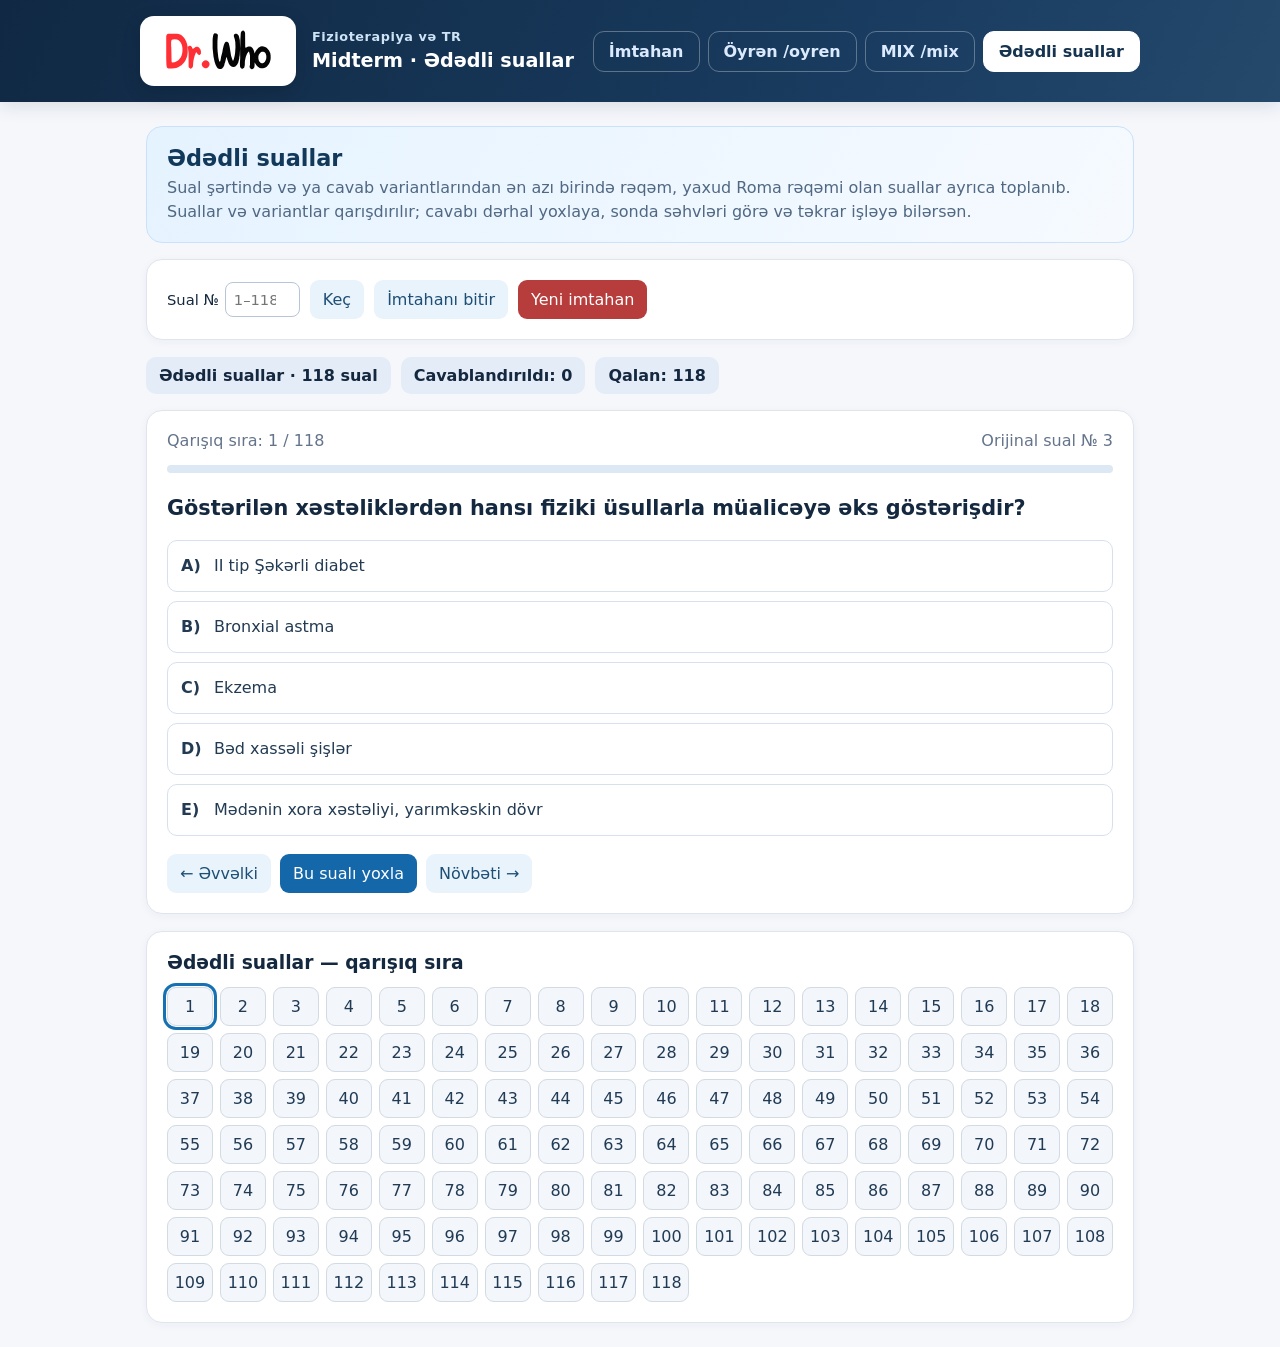
<file: ededli-suallar/index.html>
<!doctype html>
<html lang="az">
<head>
<meta charset="utf-8">
<meta name="viewport" content="width=device-width,initial-scale=1">
<title>Fizioterapiya və TR — Ədədli suallar</title>
<link rel="stylesheet" href="../src/style.css">
<style>
.mix-intro{background:linear-gradient(120deg,#e5f3ff,#f6faff);border:1px solid #c9e1fa;border-radius:16px;padding:18px 20px;margin-bottom:16px}
.mix-intro h1{margin:0 0 5px;font-size:1.4rem;color:#12395a}.mix-intro p{margin:0;color:#506883;line-height:1.5}
.mix-stat{display:flex;gap:10px;flex-wrap:wrap;margin:0 0 16px}.mix-stat span{padding:9px 13px;border-radius:10px;background:#e4ecf7;font-weight:600}
.mix-card .option{width:100%;text-align:left;background:#fff;color:#223b53;font-weight:400;font-size:1rem}
.mix-card .option:hover:not(:disabled){border-color:#4c96d6;background:#f0f7ff}
.mix-card .option.selected{border-color:#2278bc;background:#e6f0ff}
.mix-card .option.good{border-color:#56af70;background:#d7f5df;color:#12582b}
.mix-card .option.bad{border-color:#db7777;background:#fee2e2;color:#8b2222}
.mix-card .option:disabled{opacity:1;cursor:default}
.mix-card .option b{min-width:23px;display:inline-block}
.mix-card .question-meta{display:flex;justify-content:space-between;gap:10px;flex-wrap:wrap;color:#64748b}
.mix-progress{height:8px;background:#dce8f4;border-radius:999px;margin:15px 0 20px;overflow:hidden}
.mix-progress i{display:block;height:100%;background:#1976b9;transition:width .2s}
.mix-controls{display:flex;flex-wrap:wrap;gap:9px;margin-top:18px}
.mix-note{margin:10px 0 0;color:#53687e}
.mix-results{background:white;border-radius:16px;padding:20px;border:1px solid #e0e5ec;margin-bottom:16px}
.mix-results h2{margin-top:0}.mix-result-list{display:grid;gap:9px;margin-top:15px}
.mix-result-item{width:100%;display:block;text-align:left;padding:12px 14px;border-radius:10px;background:#fff6f4;color:#642e2a;border:1px solid #f0c5bf;line-height:1.45}
.mix-result-item strong{display:block;margin-bottom:3px}
.mix-result-item em{font-style:normal;color:#446b4a}
.mix-result-item:hover{background:#ffebe7}
.mix-result-item.correct-item{background:#effaf1;border-color:#b3dfbe;color:#235831}
.mix-result-item.unanswered{background:#f5f6fa;border-color:#d4d8e0;color:#48546a}
.mix-result-toolbar{display:flex;flex-wrap:wrap;gap:8px}
.mix-hidden{display:none!important}
.mix-grid button.wrong{background:#fee2e2;color:#8b2222;border-color:#e58383}
.mix-grid button.correct{background:#d7f5df;color:#12582b;border-color:#5fb879}
.mix-grid button.answered{background:#e6f0ff;color:#224d7b}
.mix-grid button.current{outline:3px solid #1671b2}
@media(max-width:640px){.mix-card .option{padding:12px}.mix-intro{padding:14px}.mix-result-item{padding:12px}}
</style>
</head>
<body>
<header class="site-header"><div class="header-inner">
<a class="brand" href="../" aria-label="Dr.Who — ana səhifə"><span class="logo-frame"><img class="brand-logo" src="../src/dr-who-logo.svg" alt="Dr.Who loqosu"></span><span class="brand-copy"><span class="brand-eyebrow">Fizioterapiya və TR</span><span class="brand-name">Midterm · Ədədli suallar</span></span></a>
<nav><a href="../">İmtahan</a><a href="../oyren/">Öyrən /oyren</a><a href="../mix/">MIX /mix</a><a class="active" href="./">Ədədli suallar</a></nav>
</div></header>
<main class="wrap">
<section class="mix-intro"><h1>Ədədli suallar</h1><p>Sual şərtində və ya cavab variantlarından ən azı birində rəqəm, yaxud Roma rəqəmi olan suallar ayrıca toplanıb. Suallar və variantlar qarışdırılır; cavabı dərhal yoxlaya, sonda səhvləri görə və təkrar işləyə bilərsən.</p></section>
<section class="toolbar">
<label>Sual № <input type="number" id="jump" min="1" placeholder="Məs. 230"></label>
<button id="go" class="secondary">Keç</button>
<button id="finish" class="secondary">İmtahanı bitir</button>
<button id="newExam" class="danger">Yeni imtahan</button>
</section>
<div id="stats" class="mix-stat" aria-live="polite"></div>
<section id="card" class="card mix-card"></section>
<section id="results" class="mix-results mix-hidden"></section>
<section class="number-panel"><h3>Ədədli suallar — qarışıq sıra</h3><div id="numbers" class="grid mix-grid"></div></section>
</main>
<script src="../data/questions.js"></script>
<script>
(()=>{
'use strict';
const numeral=/(?<![\p{L}\p{N}])[IVXLCDM]{1,6}(?![\p{L}\p{N}])/u;
const hasNumber=text=>/\p{Nd}/u.test(text)||numeral.test(text);
const DATA=(window.EXAM_QUESTIONS||[]).filter(q=>hasNumber(q.question)||q.options.some(o=>hasNumber(o.text)));
const KEY='fizio-tr-midterm-2026:ededli-suallar:v1';
const $=id=>document.getElementById(id);
const letters='ABCDEFGHIJKLMNOPQRSTUVWXYZ';
const randomOrder=a=>{const b=[...a];for(let i=b.length-1;i>0;i--){const j=Math.floor(Math.random()*(i+1));[b[i],b[j]]=[b[j],b[i]]}return b};
const numbers=new Map(DATA.map(q=>[q.number,q]));
let state;
function fresh(){return {order:randomOrder(DATA.map(q=>q.number)),options:Object.fromEntries(DATA.map(q=>[q.number,randomOrder(q.options.map(o=>o.id))])),answers:{},checked:{},position:0,finished:false,repeat:false,wrongOrder:[],reviewAll:false}}
function valid(x){return x&&Array.isArray(x.order)&&x.order.length===DATA.length&&new Set(x.order).size===DATA.length&&x.order.every(n=>numbers.has(n))&&x.options&&typeof x.options==='object'&&x.answers&&typeof x.answers==='object'}
try{state=JSON.parse(localStorage.getItem(KEY))}catch{}
if(!valid(state))state=fresh();
state.checked??={};
function save(){try{localStorage.setItem(KEY,JSON.stringify(state))}catch{}}
const activeOrder=()=>state.repeat?state.wrongOrder:state.order;
const activeAnswers=()=>state.repeat?(state.repeatAnswers??={}):state.answers;
const activeChecked=()=>state.repeat?(state.repeatChecked??={}):state.checked;
const current=()=>numbers.get(activeOrder()[state.position]);
const score=(order,answers)=>{let correct=0,wrong=0,blank=0;for(const num of order){if(!answers[num])blank++;else if(answers[num]===numbers.get(num).answer)correct++;else wrong++}return{correct,wrong,blank}};
const label=(q,id)=>letters[state.options[q.number].indexOf(id)]||id;
const chosenText=(q,id)=>!id?'Cavab verilməyib':label(q,id)+') '+(q.options.find(o=>o.id===id)?.text||'');
const trueText=q=>chosenText(q,q.answer);
function render(){
const order=activeOrder(),answers=activeAnswers(),q=current(),total=order.length,done=order.filter(n=>!!answers[n]).length;
$('jump').max=total;$('jump').placeholder='1–'+total;
const resultMode=state.finished&&!state.repeat;
$('card').classList.toggle('mix-hidden',resultMode);
$('results').classList.toggle('mix-hidden',!resultMode);
$('stats').replaceChildren();
function stat(t){const el=document.createElement('span');el.textContent=t;$('stats').append(el)}
stat((state.repeat?'Səhvlərin təkrarı':'Ədədli suallar')+' · '+total+' sual');
stat('Cavablandırıldı: '+done);stat('Qalan: '+(total-done));
if(resultMode){renderResults();renderGrid();return}
if(!q){$('card').textContent='Sual tapılmadı.';return}
const card=$('card');card.replaceChildren();
const meta=document.createElement('div');meta.className='question-meta';
const left=document.createElement('span');left.textContent='Qarışıq sıra: '+(state.position+1)+' / '+total;
const right=document.createElement('span');right.textContent='Orijinal sual № '+q.number;
meta.append(left,right);card.append(meta);
const prog=document.createElement('div');prog.className='mix-progress';const fill=document.createElement('i');fill.style.width=(100*done/Math.max(total,1))+'%';prog.append(fill);card.append(prog);
const title=document.createElement('h2');title.textContent=q.question;card.append(title);
for(const [i,id] of state.options[q.number].entries()){
const option=q.options.find(o=>o.id===id);if(!option)continue;
const btn=document.createElement('button');btn.type='button';btn.className='option';
if(answers[q.number]===id)btn.classList.add('selected');
if(state.repeatFinished||activeChecked()[q.number]){if(id===q.answer)btn.classList.add('good');else if(id===answers[q.number])btn.classList.add('bad')}
btn.disabled=!!state.repeatFinished||!!activeChecked()[q.number];
const letter=document.createElement('b');letter.textContent=letters[i]+')';
const txt=document.createElement('span');txt.textContent=option.text;btn.append(letter,txt);
btn.onclick=()=>{if(activeChecked()[q.number])return;answers[q.number]=id;save();render()};card.append(btn);
}
const controls=document.createElement('div');controls.className='mix-controls';
function button(text,fn,cls){const b=document.createElement('button');b.textContent=text;b.className=cls||'';b.onclick=fn;controls.append(b)}
button('← Əvvəlki',()=>go(state.position-1),'secondary');
if(!activeChecked()[q.number]&&!state.repeatFinished)button('Bu sualı yoxla',()=>{if(!answers[q.number]){alert('Əvvəlcə cavab variantı seç.');return}activeChecked()[q.number]=true;save();render()});
button('Növbəti →',()=>go(state.position+1),'secondary');
if(state.repeat)button(state.repeatFinished?'Təkrarı yenidən başla':'Təkrarı bitir',()=>{if(state.repeatFinished){state.repeatAnswers={};state.repeatChecked={};state.repeatFinished=false;state.position=0}else{state.repeatFinished=true}save();render()},'secondary');
if(state.repeat)button('Əsas nəticəyə qayıt',()=>{state.repeat=false;state.repeatFinished=false;state.position=0;save();render()},'secondary');
card.append(controls);
if(state.repeatFinished||activeChecked()[q.number]){const note=document.createElement('p');note.className='mix-note';note.textContent=answers[q.number]===q.answer?'✓ Düzgün cavab!':'✗ Səhv cavab. Düzgün variant yaşıl rəngdə göstərilir.';note.style.fontWeight='700';note.style.color=answers[q.number]===q.answer?'#126b32':'#a63131';card.append(note)}
renderGrid();
}
function renderGrid(){const grid=$('numbers');grid.replaceChildren();activeOrder().forEach((num,i)=>{const b=document.createElement('button');b.textContent=i+1;b.title='Orijinal sual № '+num;const answer=activeAnswers()[num],checked=activeChecked()[num]||state.repeatFinished&&state.repeat;b.className=(i===state.position&&!state.finished?'current ':'')+(checked&&answer?(answer===numbers.get(num).answer?'correct':'wrong'):(answer?'answered':''));b.onclick=()=>{if(state.finished&&!state.repeat){const q=numbers.get(num);showReview(q)}else go(i)};grid.append(b)})}
function go(i){if(i<0||i>=activeOrder().length)return;state.position=i;save();render();$('card').scrollIntoView({block:'start',behavior:'smooth'})}
function showReview(q){const ans=state.answers[q.number];const results=$('results');results.replaceChildren();const heading=document.createElement('h2');heading.textContent='Sual № '+q.number;results.append(heading);const question=document.createElement('p');question.textContent=q.question;results.append(question);const your=document.createElement('p');your.textContent='Sənin cavabın: '+chosenText(q,ans);results.append(your);const correct=document.createElement('p');correct.textContent='Düzgün cavab: '+trueText(q);correct.style.color='#126b32';results.append(correct);const back=document.createElement('button');back.className='secondary';back.textContent='← Ümumi nəticəyə qayıt';back.onclick=render;results.append(back);results.scrollIntoView({behavior:'smooth',block:'start'})}
function renderResults(){const r=$('results');r.replaceChildren();const sc=score(state.order,state.answers);const h=document.createElement('h2');h.textContent='İmtahan nəticəsi';r.append(h);
const summary=document.createElement('p');summary.textContent='Cəmi '+DATA.length+' sual · Düzgün: '+sc.correct+' · Səhv: '+sc.wrong+' · Cavabsız: '+sc.blank+' · Nəticə: '+Math.round(sc.correct/DATA.length*100)+'%';r.append(summary);
const bar=document.createElement('div');bar.className='mix-result-toolbar';
function button(text,fn,cls){const b=document.createElement('button');b.textContent=text;b.className=cls||'';b.onclick=fn;bar.append(b)}
const wrong=state.order.filter(num=>state.answers[num]!==numbers.get(num).answer);
button('Səhvləri yenidən işlə ('+wrong.length+')',()=>{if(!wrong.length){alert('Təkrarlanacaq səhv yoxdur.');return}state.repeat=true;state.wrongOrder=wrong;state.repeatAnswers={};state.repeatChecked={};state.repeatFinished=false;state.position=0;save();render()},'');
button(state.reviewAll?'Yalnız səhvləri göstər':'Bütün cavabları göstər',()=>{state.reviewAll=!state.reviewAll;save();render()},'secondary');
button('Yeni imtahan başlat',startFresh,'secondary');r.append(bar);
const note=document.createElement('p');note.className='mix-note';note.textContent='Cavabsız suallar da təkrar siyahısına daxil edilir. Sualı seçərək öz cavabını və düzgün variantı görə bilərsən.';r.append(note);
const list=document.createElement('div');list.className='mix-result-list';
for(const num of state.order){const q=numbers.get(num),ans=state.answers[num],ok=ans===q.answer;if(!state.reviewAll&&ok)continue;const b=document.createElement('button');b.className='mix-result-item'+(ok?' correct-item':(!ans?' unanswered':''));const strong=document.createElement('strong');strong.textContent='Sual № '+num+' · '+(ok?'Düzgün':(!ans?'Cavabsız':'Səhv'));const text=document.createElement('span');text.textContent=q.question;const detail=document.createElement('em');detail.style.display='block';detail.textContent='Düzgün cavab: '+trueText(q);b.append(strong,text,detail);b.onclick=()=>showReview(q);list.append(b)}r.append(list);
}
function startFresh(){if(!confirm('Yeni ədədli suallar imtahanı başlasın? Yalnız bu səhifənin əvvəlki cavabları və nəticəsi silinəcək. Digər səhifələr dəyişməyəcək.'))return;state=fresh();save();render()}
$('go').onclick=()=>{const value=Number($('jump').value);if(Number.isInteger(value))go(value-1)};
$('jump').onkeydown=e=>{if(e.key==='Enter')$('go').click()};
$('finish').onclick=()=>{if(state.repeat){state.repeatFinished=true;save();render();return}if(state.finished){render();$('results').scrollIntoView({behavior:'smooth'});return}const remaining=state.order.length-Object.keys(state.answers).filter(k=>state.order.includes(Number(k))).length;if(remaining&&!confirm(remaining+' sual cavabsızdır. İmtahanı bitirmək istəyirsən?'))return;state.finished=true;save();render();$('results').scrollIntoView({behavior:'smooth'})};
$('newExam').onclick=startFresh;
save();render();
})();
</script>
</body></html>
</file>
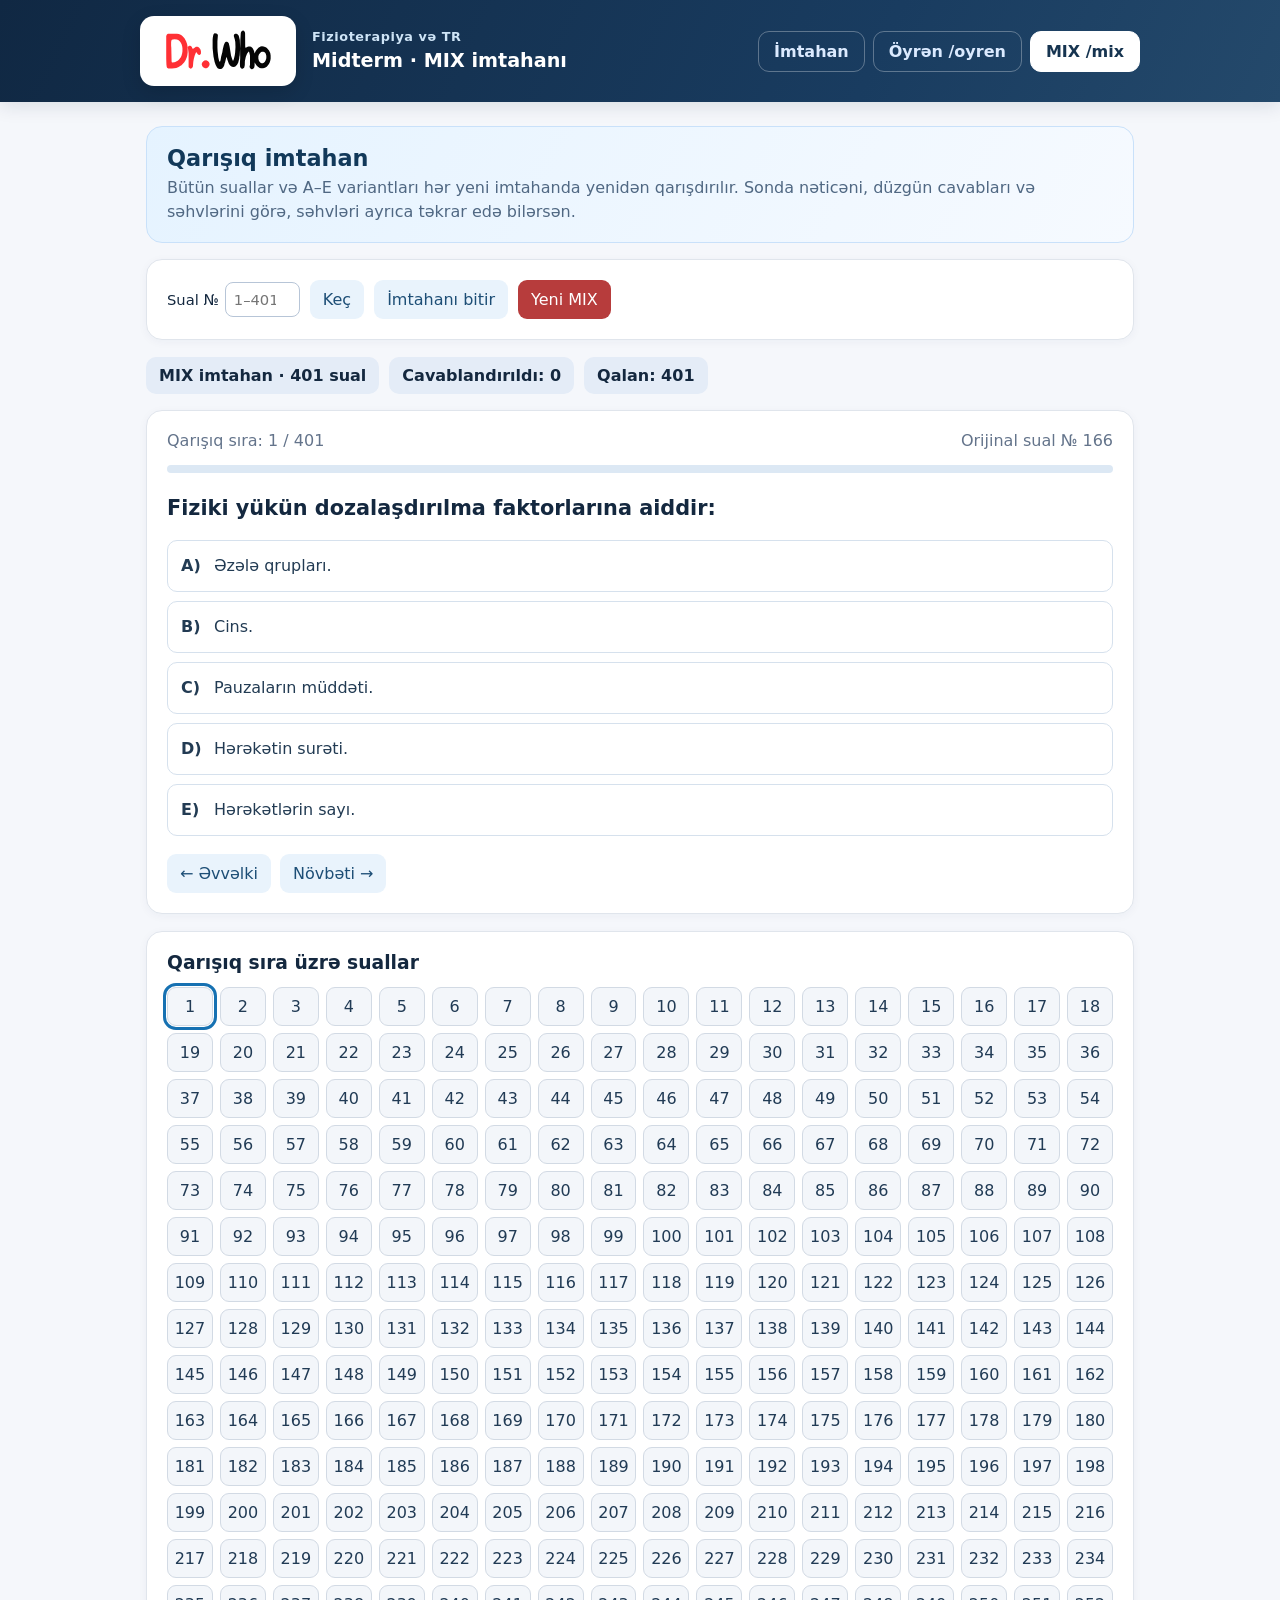
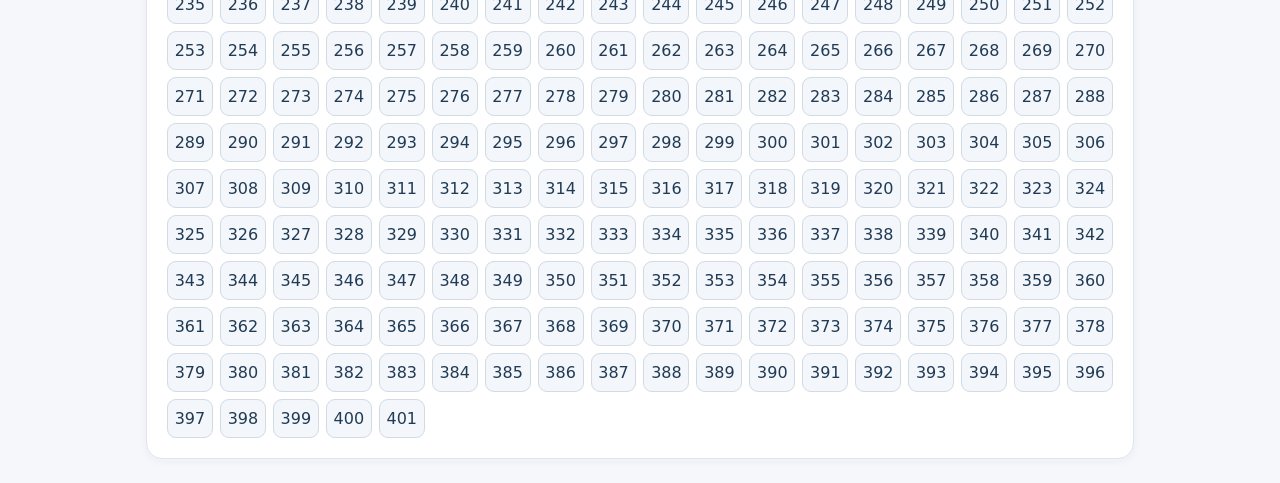
<file: mix/index.html>
<!doctype html>
<html lang="az">
<head>
<meta charset="utf-8">
<meta name="viewport" content="width=device-width,initial-scale=1">
<title>Fizioterapiya və TR — MIX imtahan</title>
<link rel="stylesheet" href="../src/style.css">
<style>
.mix-intro{background:linear-gradient(120deg,#e5f3ff,#f6faff);border:1px solid #c9e1fa;border-radius:16px;padding:18px 20px;margin-bottom:16px}
.mix-intro h1{margin:0 0 5px;font-size:1.4rem;color:#12395a}.mix-intro p{margin:0;color:#506883;line-height:1.5}
.mix-stat{display:flex;gap:10px;flex-wrap:wrap;margin:0 0 16px}.mix-stat span{padding:9px 13px;border-radius:10px;background:#e4ecf7;font-weight:600}
.mix-card .option{width:100%;text-align:left;background:#fff;color:#223b53;font-weight:400;font-size:1rem}
.mix-card .option:hover:not(:disabled){border-color:#4c96d6;background:#f0f7ff}
.mix-card .option.selected{border-color:#2278bc;background:#e6f0ff}
.mix-card .option.good{border-color:#56af70;background:#d7f5df;color:#12582b}
.mix-card .option.bad{border-color:#db7777;background:#fee2e2;color:#8b2222}
.mix-card .option:disabled{opacity:1;cursor:default}
.mix-card .option b{min-width:23px;display:inline-block}
.mix-card .question-meta{display:flex;justify-content:space-between;gap:10px;flex-wrap:wrap;color:#64748b}
.mix-progress{height:8px;background:#dce8f4;border-radius:999px;margin:15px 0 20px;overflow:hidden}
.mix-progress i{display:block;height:100%;background:#1976b9;transition:width .2s}
.mix-controls{display:flex;flex-wrap:wrap;gap:9px;margin-top:18px}
.mix-note{margin:10px 0 0;color:#53687e}
.mix-results{background:white;border-radius:16px;padding:20px;border:1px solid #e0e5ec;margin-bottom:16px}
.mix-results h2{margin-top:0}.mix-result-list{display:grid;gap:9px;margin-top:15px}
.mix-result-item{width:100%;display:block;text-align:left;padding:12px 14px;border-radius:10px;background:#fff6f4;color:#642e2a;border:1px solid #f0c5bf;line-height:1.45}
.mix-result-item strong{display:block;margin-bottom:3px}
.mix-result-item em{font-style:normal;color:#446b4a}
.mix-result-item:hover{background:#ffebe7}
.mix-result-item.correct-item{background:#effaf1;border-color:#b3dfbe;color:#235831}
.mix-result-item.unanswered{background:#f5f6fa;border-color:#d4d8e0;color:#48546a}
.mix-result-toolbar{display:flex;flex-wrap:wrap;gap:8px}
.mix-hidden{display:none!important}
.mix-grid button.wrong{background:#fee2e2;color:#8b2222;border-color:#e58383}
.mix-grid button.correct{background:#d7f5df;color:#12582b;border-color:#5fb879}
.mix-grid button.answered{background:#e6f0ff;color:#224d7b}
.mix-grid button.current{outline:3px solid #1671b2}
@media(max-width:640px){.mix-card .option{padding:12px}.mix-intro{padding:14px}.mix-result-item{padding:12px}}
</style>
</head>
<body>
<header class="site-header"><div class="header-inner">
<a class="brand" href="../" aria-label="Dr.Who — ana səhifə"><span class="logo-frame"><img class="brand-logo" src="../src/dr-who-logo.svg" alt="Dr.Who loqosu"></span><span class="brand-copy"><span class="brand-eyebrow">Fizioterapiya və TR</span><span class="brand-name">Midterm · MIX imtahanı</span></span></a>
<nav><a href="../">İmtahan</a><a href="../oyren/">Öyrən /oyren</a><a class="active" href="./">MIX /mix</a></nav>
</div></header>
<main class="wrap">
<section class="mix-intro"><h1>Qarışıq imtahan</h1><p>Bütün suallar və A–E variantları hər yeni imtahanda yenidən qarışdırılır. Sonda nəticəni, düzgün cavabları və səhvlərini görə, səhvləri ayrıca təkrar edə bilərsən.</p></section>
<section class="toolbar">
<label>Sual № <input type="number" id="jump" min="1" placeholder="Məs. 230"></label>
<button id="go" class="secondary">Keç</button>
<button id="finish" class="secondary">İmtahanı bitir</button>
<button id="newExam" class="danger">Yeni MIX</button>
</section>
<div id="stats" class="mix-stat" aria-live="polite"></div>
<section id="card" class="card mix-card"></section>
<section id="results" class="mix-results mix-hidden"></section>
<section class="number-panel"><h3>Qarışıq sıra üzrə suallar</h3><div id="numbers" class="grid mix-grid"></div></section>
</main>
<script src="../data/questions.js"></script>
<script>
(()=>{
'use strict';
const DATA=window.EXAM_QUESTIONS||[];
const KEY='fizio-tr-midterm-2026:mix:v1';
const $=id=>document.getElementById(id);
const letters='ABCDEFGHIJKLMNOPQRSTUVWXYZ';
const randomOrder=a=>{const b=[...a];for(let i=b.length-1;i>0;i--){const j=Math.floor(Math.random()*(i+1));[b[i],b[j]]=[b[j],b[i]]}return b};
const numbers=new Map(DATA.map(q=>[q.number,q]));
let state;
function fresh(){return {order:randomOrder(DATA.map(q=>q.number)),options:Object.fromEntries(DATA.map(q=>[q.number,randomOrder(q.options.map(o=>o.id))])),answers:{},checked:{},position:0,finished:false,repeat:false,wrongOrder:[],reviewAll:false}}
function valid(x){return x&&Array.isArray(x.order)&&x.order.length===DATA.length&&new Set(x.order).size===DATA.length&&x.order.every(n=>numbers.has(n))&&x.options&&typeof x.options==='object'&&x.answers&&typeof x.answers==='object'}
try{state=JSON.parse(localStorage.getItem(KEY))}catch{}
if(!valid(state))state=fresh();
state.checked??={};
function save(){try{localStorage.setItem(KEY,JSON.stringify(state))}catch{}}
const activeOrder=()=>state.repeat?state.wrongOrder:state.order;
const activeAnswers=()=>state.repeat?(state.repeatAnswers??={}):state.answers;
const activeChecked=()=>state.repeat?(state.repeatChecked??={}):state.checked;
const current=()=>numbers.get(activeOrder()[state.position]);
const score=(order,answers)=>{let correct=0,wrong=0,blank=0;for(const num of order){if(!answers[num])blank++;else if(answers[num]===numbers.get(num).answer)correct++;else wrong++}return{correct,wrong,blank}};
const label=(q,id)=>letters[state.options[q.number].indexOf(id)]||id;
const chosenText=(q,id)=>!id?'Cavab verilməyib':label(q,id)+') '+(q.options.find(o=>o.id===id)?.text||'');
const trueText=q=>chosenText(q,q.answer);
function render(){
const order=activeOrder(),answers=activeAnswers(),q=current(),total=order.length,done=order.filter(n=>!!answers[n]).length;
$('jump').max=total;$('jump').placeholder='1–'+total;
const resultMode=state.finished&&!state.repeat;
$('card').classList.toggle('mix-hidden',resultMode);
$('results').classList.toggle('mix-hidden',!resultMode);
$('stats').replaceChildren();
function stat(t){const el=document.createElement('span');el.textContent=t;$('stats').append(el)}
stat((state.repeat?'Səhvlərin təkrarı':'MIX imtahan')+' · '+total+' sual');
stat('Cavablandırıldı: '+done);stat('Qalan: '+(total-done));
if(resultMode){renderResults();renderGrid();return}
if(!q){$('card').textContent='Sual tapılmadı.';return}
const card=$('card');card.replaceChildren();
const meta=document.createElement('div');meta.className='question-meta';
const left=document.createElement('span');left.textContent='Qarışıq sıra: '+(state.position+1)+' / '+total;
const right=document.createElement('span');right.textContent='Orijinal sual № '+q.number;
meta.append(left,right);card.append(meta);
const prog=document.createElement('div');prog.className='mix-progress';const fill=document.createElement('i');fill.style.width=(100*done/Math.max(total,1))+'%';prog.append(fill);card.append(prog);
const title=document.createElement('h2');title.textContent=q.question;card.append(title);
for(const [i,id] of state.options[q.number].entries()){
const option=q.options.find(o=>o.id===id);if(!option)continue;
const btn=document.createElement('button');btn.type='button';btn.className='option';
if(answers[q.number]===id)btn.classList.add('selected');
if(state.repeatFinished||activeChecked()[q.number]){if(id===q.answer)btn.classList.add('good');else if(id===answers[q.number])btn.classList.add('bad')}
btn.disabled=!!state.repeatFinished||!!activeChecked()[q.number];
const letter=document.createElement('b');letter.textContent=letters[i]+')';
const txt=document.createElement('span');txt.textContent=option.text;btn.append(letter,txt);
btn.onclick=()=>{if(activeChecked()[q.number])return;answers[q.number]=id;activeChecked()[q.number]=true;save();render()};card.append(btn);
}
const controls=document.createElement('div');controls.className='mix-controls';
function button(text,fn,cls){const b=document.createElement('button');b.textContent=text;b.className=cls||'';b.onclick=fn;controls.append(b)}
button('← Əvvəlki',()=>go(state.position-1),'secondary');
button('Növbəti →',()=>go(state.position+1),'secondary');
if(state.repeat)button(state.repeatFinished?'Təkrarı yenidən başla':'Təkrarı bitir',()=>{if(state.repeatFinished){state.repeatAnswers={};state.repeatChecked={};state.repeatFinished=false;state.position=0}else{state.repeatFinished=true}save();render()},'secondary');
if(state.repeat)button('Əsas nəticəyə qayıt',()=>{state.repeat=false;state.repeatFinished=false;state.position=0;save();render()},'secondary');
card.append(controls);
if(state.repeatFinished||activeChecked()[q.number]){const note=document.createElement('p');note.className='mix-note';note.textContent=answers[q.number]===q.answer?'✓ Düzgün cavab!':'✗ Səhv cavab. Düzgün variant yaşıl rəngdə göstərilir.';note.style.fontWeight='700';note.style.color=answers[q.number]===q.answer?'#126b32':'#a63131';card.append(note)}
renderGrid();
}
function renderGrid(){const grid=$('numbers');grid.replaceChildren();activeOrder().forEach((num,i)=>{const b=document.createElement('button');b.textContent=i+1;b.title='Orijinal sual № '+num;const answer=activeAnswers()[num],checked=activeChecked()[num]||state.repeatFinished&&state.repeat;b.className=(i===state.position&&!state.finished?'current ':'')+(checked&&answer?(answer===numbers.get(num).answer?'correct':'wrong'):(answer?'answered':''));b.onclick=()=>{if(state.finished&&!state.repeat){const q=numbers.get(num);showReview(q)}else go(i)};grid.append(b)})}
function go(i){if(i<0||i>=activeOrder().length)return;state.position=i;save();render();$('card').scrollIntoView({block:'start',behavior:'smooth'})}
function showReview(q){const ans=state.answers[q.number];const results=$('results');results.replaceChildren();const heading=document.createElement('h2');heading.textContent='Sual № '+q.number;results.append(heading);const question=document.createElement('p');question.textContent=q.question;results.append(question);const your=document.createElement('p');your.textContent='Sənin cavabın: '+chosenText(q,ans);results.append(your);const correct=document.createElement('p');correct.textContent='Düzgün cavab: '+trueText(q);correct.style.color='#126b32';results.append(correct);const back=document.createElement('button');back.className='secondary';back.textContent='← Ümumi nəticəyə qayıt';back.onclick=render;results.append(back);results.scrollIntoView({behavior:'smooth',block:'start'})}
function renderResults(){const r=$('results');r.replaceChildren();const sc=score(state.order,state.answers);const h=document.createElement('h2');h.textContent='İmtahan nəticəsi';r.append(h);
const summary=document.createElement('p');summary.textContent='Cəmi '+DATA.length+' sual · Düzgün: '+sc.correct+' · Səhv: '+sc.wrong+' · Cavabsız: '+sc.blank+' · Nəticə: '+Math.round(sc.correct/DATA.length*100)+'%';r.append(summary);
const bar=document.createElement('div');bar.className='mix-result-toolbar';
function button(text,fn,cls){const b=document.createElement('button');b.textContent=text;b.className=cls||'';b.onclick=fn;bar.append(b)}
const wrong=state.order.filter(num=>state.answers[num]!==numbers.get(num).answer);
button('Səhvləri yenidən işlə ('+wrong.length+')',()=>{if(!wrong.length){alert('Təkrarlanacaq səhv yoxdur.');return}state.repeat=true;state.wrongOrder=wrong;state.repeatAnswers={};state.repeatChecked={};state.repeatFinished=false;state.position=0;save();render()},'');
button(state.reviewAll?'Yalnız səhvləri göstər':'Bütün cavabları göstər',()=>{state.reviewAll=!state.reviewAll;save();render()},'secondary');
button('Yeni MIX başlat',startFresh,'secondary');r.append(bar);
const note=document.createElement('p');note.className='mix-note';note.textContent='Cavabsız suallar da təkrar siyahısına daxil edilir. Sualı seçərək öz cavabını və düzgün variantı görə bilərsən.';r.append(note);
const list=document.createElement('div');list.className='mix-result-list';
for(const num of state.order){const q=numbers.get(num),ans=state.answers[num],ok=ans===q.answer;if(!state.reviewAll&&ok)continue;const b=document.createElement('button');b.className='mix-result-item'+(ok?' correct-item':(!ans?' unanswered':''));const strong=document.createElement('strong');strong.textContent='Sual № '+num+' · '+(ok?'Düzgün':(!ans?'Cavabsız':'Səhv'));const text=document.createElement('span');text.textContent=q.question;const detail=document.createElement('em');detail.style.display='block';detail.textContent='Düzgün cavab: '+trueText(q);b.append(strong,text,detail);b.onclick=()=>showReview(q);list.append(b)}r.append(list);
}
function startFresh(){if(!confirm('Yeni MIX başlasın? Əvvəlki MIX cavabları və nəticəsi silinəcək. Əsas imtahan və /oyren dəyişməyəcək.'))return;state=fresh();save();render()}
$('go').onclick=()=>{const value=Number($('jump').value);if(Number.isInteger(value))go(value-1)};
$('jump').onkeydown=e=>{if(e.key==='Enter')$('go').click()};
$('finish').onclick=()=>{if(state.repeat){state.repeatFinished=true;save();render();return}if(state.finished){render();$('results').scrollIntoView({behavior:'smooth'});return}const remaining=state.order.length-Object.keys(state.answers).filter(k=>state.order.includes(Number(k))).length;if(remaining&&!confirm(remaining+' sual cavabsızdır. İmtahanı bitirmək istəyirsən?'))return;state.finished=true;save();render();$('results').scrollIntoView({behavior:'smooth'})};
$('newExam').onclick=startFresh;
save();render();
})();
</script>
</body></html>
</file>
<file: src/style.css>
:root{color-scheme:light;font-family:system-ui,-apple-system,"Segoe UI",sans-serif;color:#14283f;background:#f5f7fb}*{box-sizing:border-box}body{margin:0}header{background:#122b47;color:white;padding:18px max(18px,calc((100vw - 1000px)/2))}header h1{font-size:1.35rem;margin:0 0 12px}nav{display:flex;gap:12px}nav a{color:#dbeaff;text-decoration:none;border:1px solid #6b839c;border-radius:10px;padding:7px 13px}nav a.active{color:#122b47;background:white}.wrap{max-width:1020px;margin:24px auto;padding:0 16px}.toolbar,.stats,.controls{display:flex;flex-wrap:wrap;align-items:center;gap:10px}.toolbar,.card,.number-panel{background:white;border:1px solid #e0e5ec;border-radius:16px;padding:20px;margin-bottom:17px;box-shadow:0 2px 10px #1d35520b}.toolbar label{display:flex;align-items:center;gap:6px;font-size:.92rem}.toolbar input[type=number]{width:75px}.toolbar input[type=text]{max-width:190px}input,select{font:inherit;padding:8px;border:1px solid #b7c5d7;border-radius:8px}input[type=checkbox],input[type=radio]{accent-color:#1c6fb9}button{font:inherit;cursor:pointer;border:0;border-radius:9px;padding:10px 13px;background:#1468a9;color:white}button.secondary{color:#1d4e76;background:#e9f3fc}button.danger{background:#b73c3c}.stats{margin-bottom:17px}.stats span{background:#e4ecf7;padding:8px 12px;border-radius:9px}.muted{color:#64748b}h2{font-size:1.3rem;line-height:1.45}.option{display:flex;align-items:flex-start;gap:10px;padding:13px;border:1px solid #d6e1ed;border-radius:10px;margin:9px 0;cursor:pointer;line-height:1.5}.option.good,.grid .correct,.grid .known{background:#d7f5df;border-color:#5fb879;color:#12582b}.option.bad,.grid .wrong,.grid .repeat{background:#fee2e2;border-color:#e58383;color:#8b2222}.option.selected,.grid .answered{background:#e6f0ff;border-color:#76a9ed}.controls{margin-top:18px}.number-panel h3{margin:0 0 14px}.grid{display:grid;grid-template-columns:repeat(auto-fill,minmax(45px,1fr));gap:7px}.grid button{padding:9px 0;border:1px solid #d2dae4;background:#f3f6fa;color:#213b55}.grid button.current{outline:3px solid #1671b2;outline-offset:1px}.notice{color:#9b5d08}@media(max-width:640px){header{padding:17px}.wrap{margin:13px auto}.toolbar,.card,.number-panel{padding:14px}.toolbar label{width:auto}.grid{grid-template-columns:repeat(auto-fill,minmax(40px,1fr))}h2{font-size:1.13rem}}

/* Dr.Who visual identity: responsive site header */
.site-header{background:linear-gradient(115deg,#102843,#193c60 68%,#24496b);color:#fff;padding:16px max(18px,calc((100vw - 1000px)/2));box-shadow:0 4px 18px rgba(13,36,61,.12)}
.site-header .header-inner{display:flex;align-items:center;justify-content:space-between;flex-wrap:wrap;gap:16px}
.site-header .brand{display:flex;align-items:center;gap:16px;text-decoration:none;min-width:0;color:#fff}
.site-header .logo-frame{display:flex;align-items:center;justify-content:center;flex:none;background:#fff;border:1px solid rgba(255,255,255,.92);border-radius:14px;width:156px;height:70px;padding:10px 12px;box-shadow:0 6px 19px rgba(0,0,0,.14)}
.site-header .brand-logo{display:block;width:100%;height:100%;object-fit:contain}
.site-header .brand-copy{display:flex;flex-direction:column;gap:5px;min-width:0}
.site-header .brand-eyebrow{font-size:.8rem;letter-spacing:.045em;color:#cee4f6;font-weight:600}
.site-header .brand-name{font-size:1.2rem;line-height:1.2;font-weight:750;color:#fff}
.site-header nav{display:flex;gap:8px;flex-wrap:wrap}
.site-header nav a{padding:10px 15px;border-radius:11px;border:1px solid rgba(255,255,255,.3);font-weight:600;transition:background .18s,border-color .18s}
.site-header nav a:hover{background:rgba(255,255,255,.16)}
.site-header nav a.active{background:#fff;color:#163450;border-color:#fff}
@media(max-width:720px){.site-header{padding:14px 16px}.site-header .header-inner{align-items:flex-start}.site-header .brand{gap:11px;width:100%}.site-header .logo-frame{width:122px;height:56px;padding:7px 9px;border-radius:11px}.site-header .brand-name{font-size:1rem}.site-header .brand-eyebrow{font-size:.73rem}.site-header nav{width:100%}.site-header nav a{padding:9px 13px}}
@media(max-width:370px){.site-header .logo-frame{width:107px;height:51px}.site-header .brand-name{font-size:.91rem}}
</file>
